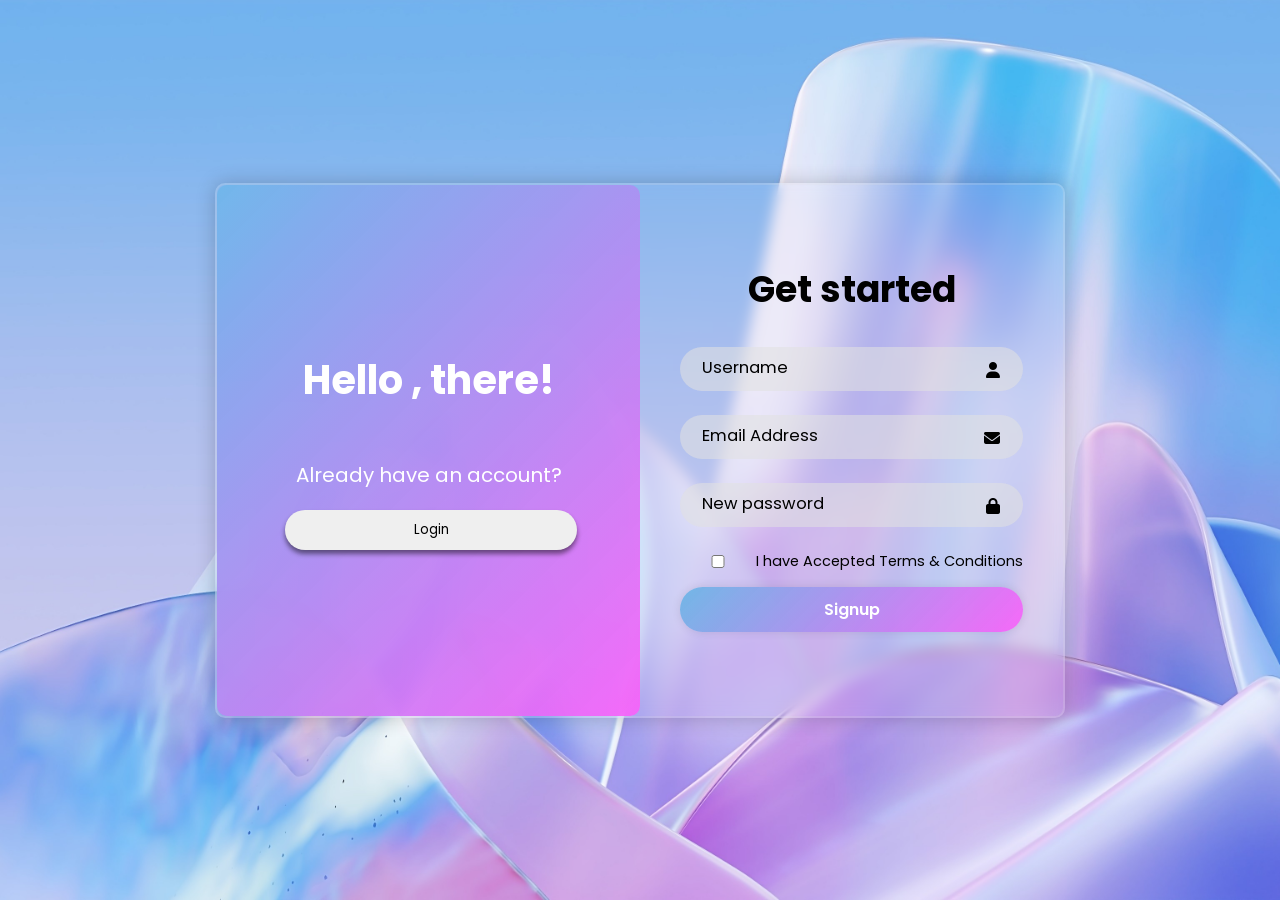
<file: index.html>
<!DOCTYPE html>

<html>
    <title>Login or signup</title>
    <link rel="stylesheet" href="style.css">
    <link rel="stylesheet" href="https://cdnjs.cloudflare.com/ajax/libs/font-awesome/6.5.1/css/all.min.css">
</html>

<body>
<div class="wrapper active">

    <div class="overlay-box">
        <div class="overlay-right">
            <h2 id="login-h">Welcome Back!</h2>
            <p id="login-p">Don't have an account?</p>
            <button class="ghost" id="login-b">Sign Up</button>
        </div>
        <div class="overlay-left">  
            <h2 id="signin-h">Hello , there!</h2>
            <p id="signin-p">Already have an account?</p>
            <button class="ghost" id="signin-b">Login</button>
        </div>
    </div>

    <div class="login">
         <form action="">
            <h1>Login</h1>
            <div class="input-box">
                 <input type="text" placeholder="Username" required>
                 <i class="fa-solid fa-user"></i>

           </div> 

         <div class="input-box">
             <input type="password" placeholder="password" 
             required>
                <i class="fa-solid fa-lock"></i>
             </div>

            <div class="remember-forgot">
             <label><input type="checkbox"> Remember me 
               </label>
               <a href="#">Forgot password?</a>
                    </div>

                <button type="submit" class="login-btn" href="google.com">Login</button>

           </form>
        

    </div>



    <div class="signup">
        <form action="">
        <div>
                <h1>Get started </h1>
            </div>
            <div class="input">
                <input type="text" placeholder="Username" required>
                <i class="fa-solid fa-user"></i>
            </div>
            <div class="input">
                <input type="email" placeholder="Email Address" required>
                <i class="fa-solid fa-envelope"></i>
            </div>
            <div class="input">
                <input type="password" placeholder="New password" required>
                <i class="fa-solid fa-lock"></i>
            </div>


            <div class="checkbox">
                 <input type="checkbox" id="terms">
                 <label for="terms">
                    <p>I have Accepted <a href="#" >Terms & Conditions </a></p></label>
            </div>

            <div>
                <button type="submit" class="signup-btn">Signup</button>
            </div>

            </form>

    </div>
 

</div>

<div class="main-container" id="main">


</div>


<script>
    const wrapper = document.querySelector('.wrapper');
    
    const signupBtn = document.getElementById('login-b'); 
    
  
    const loginBtn = document.getElementById('signin-b');

signupBtn.addEventListener('click', () => {
        console.log("Adding active class");
        wrapper.classList.add('active');
    });

    // When clicking Login button
    loginBtn.addEventListener('click', () => {
        console.log("Removing active class");
        wrapper.classList.remove('active');
    });


</script>

</body>
</file>
<file: style.css>
@import url("https://fonts.googleapis.com/css?family=Poppins:wght@300;400;500;600;700;800;900&display=swap");

*{margin:0;
padding:0;
box-sizing: border-box; 
font-family:"Poppins", sans-serif;
}

:root {
    /*--brand-color: #3bcc2e;*/
    /*  --brand-color: #ff4b2b;*/
    /*  --brand-color: #2ecc71;*/
    /*  --brand-color: #27ae60;*/
}

body{
    display:flex;
    justify-content:center;
    align-items: center;
    min-height:100vh;
    background-image: url(abstractbng.jpg);
    background-size:cover;
    background-position:center;

}

@keyframes pagePop {
    0% {
        opacity: 0;
        transform: scale(1) translateY(40px);
        filter: blur(0px);
    }
    100% {
        opacity: 1;
        transform: scale(1) translateY(0);
        filter: blur(0);
    }
}

.wrapper{
    position:relative;
    overflow: hidden;
    height: 535px;
    width:850px; 
    gap: 20px; 
   /* background-color: white;*/
    justify-content: center;
    backdrop-filter:blur(7px) ;
    box-shadow: 0 0 20px rgba(0, 0, 0, .2);
    border: 2px solid rgba(225, 225, 225, 0.2);
    padding: 30px 40px;
    border-radius: 10px;
    animation: pagePop 1s ease-out forwards;
}

.login, .signup {
    position: absolute; /* They now sit on top of each other */
    top: 0;
    height: 100%;
    width: 50%;         /* They only take up half the width */
    transition: all 0.6s ease-in-out;
    padding: 30px 40px;}

.login{
    top:12%;
    left :0;
    width: 50%;
    z-index: 2;
    opacity: 1;
}

.signup{
    top:9%;
    left: 0;
    width:50%;
    opacity: 0;
    z-index: 1;
}

.overlay-box{
    position:absolute;
    top: 0;
    left: 50%;
    width: 50%;
    height: 100%;
    overflow: hidden;
    /*background-color: var(--brand-color);*/
    background: linear-gradient(135deg ,#71b7eb , #f960f9e9);
    color:#fff;
    z-index: 10;
    display: flex;
    align-items: center;
    justify-content: center;
    text-align: center;
    transition: transform 0.6s ease-in-out;
    border-radius: 10px;
    pointer-events: none;
}


.overlay-right{
    position: absolute;
    opacity: 1;
    pointer-events: all;
}
#login-h{
    font-size:40px;
    top :30%;
    left: 18%;
}
#login-p{
    font-size: 20px;
    padding-top: 50px;
    padding-bottom: 20px;
}
#login-b{
    min-width: 100%;
    height: 40px;
    border-style: none;
    border-radius: 30px;
}

.overlay-left{
    position: absolute;
    opacity: 0;
    pointer-events: none;
}
#signin-h{
    font-size:40px;
    top :30%;
    left: 18%;
}
#signin-p{
    font-size: 20px;
    padding-top: 50px;
    padding-bottom: 20px;
}
#signin-b{
    position: relative;
    min-width: 110%;
    right: 4%;
    height: 40px;
    border-style: none;
    border-radius: 30px;
}



.overlay-box button {
    transition: all 0.2s ease; 
    cursor: pointer;
    border: none;
    box-shadow: 0 4px 5px rgba(0, 0, 0, 0.487); 
}
.overlay-box button:hover {
    transform: translateY(-3px);
    box-shadow: 0 8px 25px rgba(0, 0, 0, 0.3); 
}
.overlay-box button:active {
    transform: translateY(2px) scale(0.96); 
    box-shadow: 0 2px 10px rgba(0, 0, 0, 0.2);
}



/*for signup page*/


.signup{
 background:transparent;
 color:#ffffff;
 border-radius: 10px;
padding: 30px 40px;
}


.signup  h1{
    text-align:center;
    font-size:36px;
    color:#000
}

.signup .input{
 position: relative;
 width:100%;
 height:38px;
 margin:30px 0;}

.signup input{
    width:100%;
    height:100%;
    border: none ;
    outline:none;
    border-radius: 40px;
    background-color: rgba(225, 225, 225, 0.564);
    border: 2px solid rgba(225, 225, 225, 0.2);    
    padding: 20px 40px 20px 20px;   /*padding around the placeholder*/
}

.input input::placeholder{
    color: rgb(0, 0, 0);
    font-size:16.5px;
}

.input i{
    position:absolute;
    right:23px;
    top:38%;
    color:#000;
}
/*------------
.signup .checkbox{
    display:flex;
    justify-content: center;
    gap:10px;/*scape btw checkbox and words
    margin: -15px 0px 15px;
    margin-top:17px;
    color:white;
}

.signup .checkbox a{
    color:white;
    text-decoration: none;
}

.signup .checkbox a:hover{
    color:antiquewhite;
    text-decoration: underline;
}
-----------------------*/
.signup .checkbox{
 display:flex;
 justify-content: center;
 align-items: center;
 margin: 15px 0 ;
 font-size: 14.5px;
}

.signup .checkbox label {
    display: flex;
    align-items: center;
    white-space: nowrap; 
    cursor: pointer;
    gap: 10px;
}

.checkbox label input {
    accent-color: #000;
    margin-right: 8px;
}

.signup .checkbox a {
 color: #000;
 text-decoration:none;
}

.signup .checkbox p{
color: #000;
}

.signup .checkbox a:hover{
text-decoration:underline;
transform: translateY(3px);
}

.signup button{
 width:100%;
 height: 45px;
 background: linear-gradient(135deg, #71b7e6, #f960f9e9);
 background-color: var(--brand-color);
 border: none;
 outline:none;
 border-radius: 40px;
 box-shadow : 0 0 10px rgba(0, 0, 0, .1);
 cursor: pointer;
 font-size: 16px;
 color: #fff;
 font-weight:600;
}

.signup .hadaccount{
    display:flex;
    justify-content: center;
    margin: 15px 0px 15px;
    color:#000;
}

.signup .hadaccount a{
    color:#000;
    text-decoration: none;
}

.signup .hadaccount a:hover{
    color :#000;
    text-decoration: underline;
}



/*for login page*/

.login{
 background:transparent;
 color:#000;
 border-radius: 10px;
padding: 30px 40px;
}

.login h1{
 font-size: 36px;
 text-align:center;}

.login .input-box{
 position: relative;
 width:100%;
 height:50px;
 margin:30px 0;}

.input-box input{
 width: 100%;
 height: 100%;
 background:transparent;
 background-color: rgba(225, 225, 225, 0.564);
 border: none;
 outline: none;
 border: 2px solid rgba(255 , 255 , 255 , .2);
 border-radius: 40px;
 padding: 20px 45px 20px 20px;
}

.input-box input::placeholder{
 color:#000;
 font-size:16.5px;
}


.input-box i{
 position: absolute;
 right: 20px;
 top: 50%;
 transform: translateY(-50%);
 font-size: 20px;
}

.login .remember-forgot{
 display:flex;
 justify-content: space-between;
 margin: -15px 0 15px;
 font-size: 14.5px;
}

.remember-forgot label input{
 accent-color: #ffffff;
 margin-right: 3px;
}

.remember-forgot a {
 color: #000;
 text-decoration:underline;
}

.remember-forgot a:hover{
 transform: scale(1.05);
 text-decoration:underline;
}

.register-link a{
    color:#000;
}


.login .login-btn{
 width:100%;
 height: 45px;
 background: #ffffff ;
 border: none;
 outline:none;
 border-radius: 40px;
 box-shadow: 0 0 10px rgba(0, 0, 0, .1);
 cursor: pointer;
 font-size: 16px;
 background: linear-gradient(135deg, #f960f9e9 ,#71b7e6);
 background-color: var(--brand-color);
 font-weight:600;
 color:#fff
}

.login .register-link{
 margin-top: 20px;
 font-size: 14.5px;
 text-align:center;
}

.register-link p a{
color:#ffffff;
text-decoration:none;
margin-left:10px;
}

.login .checkbox label:hover{
    transform: scale(1.5); /* Slightly grows the whole line */
    color: antiquewhite;    /* Changes text color slightly to show it's active */
}

.register-link p a:hover{
text-decoration:underline;
}


/* 1. The Resting State */
.login-btn, .signup-btn {
    transition: all 0.2s ease; /* Makes the pop smooth */
    cursor: pointer;
    border: none;
    box-shadow: 0 4px 5px rgba(0, 0, 0, 0.421); /* Soft shadow for depth */
}

/* 2. The "Lift" Effect (When you hover) */
.login-btn:hover, .signup-btn:hover {
    transform: translateY(-3px); /* Lifts up slightly */
    box-shadow: 0 8px 25px rgba(0, 0, 0, 0.3); /* Shadow expands as it lifts */
}

/* 3. The "Pop/Push" Effect (The moment you click) */
.login-btn:active, .signup-btn:active {
    transform: translateY(2px) scale(0.96); /* Pushes down and shrinks slightly */
    box-shadow: 0 2px 10px rgba(0, 0, 0, 0.2); /* Shadow shrinks */
}




/* This targets all your input boxes */
.wrapper input {
    transition: all 0.3s ease; /* Smooth transition for the pop */
    border: 2px solid transparent; /* Keeps the box from jumping when border appears */
}

.wrapper input:hover{
    transform: translateY(-3px); /* Lifts up slightly */
    box-shadow: 0 8px 25px rgba(0, 0, 0, 0.3); /* Shadow expands as it lifts */

}

/* The "Pop" effect when clicking/focusing */
.wrapper input:focus {
    outline: none; /* Removes the default blue browser outline */
    transform: scale(1.02); /* Makes the box slightly larger */
    border-color: var(--brand-color); /* Matches your button color */
    background-color: #fff; /* Makes it brighten up */
    box-shadow: 0 10px 20px rgba(0, 0, 0, 0.1); /* Adds a soft shadow underneath */
}


.wrapper.active .login{
    transform: translateX(100%);
    opacity:0;
}

.wrapper.active .signup{
    opacity:1;
    z-index:5;
    transform: translateX(100%);
}

.wrapper.active .overlay-box{
    transform: translateX(-100%);
}

.wrapper.active .overlay-right {
    opacity: 0;
    pointer-events: none;
}

.wrapper.active .overlay-left {
    opacity: 1;
    pointer-events: all;
    z-index: 15;
}

.overlay-left, .overlay-right {
    transition: all 0.6s ease-in-out;
}
</file>
<file: web3.css>
@import url("https://fonts.googleapis.com/css?family=Poppins:wght@300;400;500;600;700;800;900&display=swap");

*{margin:0;
padding:0;
box-sizing: border-box; 
font-family:"Poppins", sans-serif;
}

:root {
    /*--brand-color: #3bcc2e;*/
    /*  --brand-color: #ff4b2b;*/
    /*  --brand-color: #2ecc71;*/
    /*  --brand-color: #27ae60;*/
}

body{
    display:flex;
    justify-content:center;
    align-items: center;
    min-height:100vh;
    background-image: url(abstractbng.jpg);
    background-size:cover;
    background-position:center;

}

@keyframes pagePop {
    0% {
        opacity: 0;
        transform: scale(1) translateY(40px);
        filter: blur(0px);
    }
    100% {
        opacity: 1;
        transform: scale(1) translateY(0);
        filter: blur(0);
    }
}

.wrapper{
    position:relative;
    overflow: hidden;
    height: 535px;
    width:850px; 
    gap: 20px; 
   /* background-color: white;*/
    justify-content: center;
    backdrop-filter:blur(7px) ;
    box-shadow: 0 0 20px rgba(0, 0, 0, .2);
    border: 2px solid rgba(225, 225, 225, 0.2);
    padding: 30px 40px;
    border-radius: 10px;
    animation: pagePop 1s ease-out forwards;
}

.login, .signup {
    position: absolute; /* They now sit on top of each other */
    top: 0;
    height: 100%;
    width: 50%;         /* They only take up half the width */
    transition: all 0.6s ease-in-out;
    padding: 30px 40px;}

.login{
    top:12%;
    left :0;
    width: 50%;
    z-index: 2;
    opacity: 1;
}

.signup{
    top:9%;
    left: 0;
    width:50%;
    opacity: 0;
    z-index: 1;
}

.overlay-box{
    position:absolute;
    top: 0;
    left: 50%;
    width: 50%;
    height: 100%;
    overflow: hidden;
    /*background-color: var(--brand-color);*/
    background: linear-gradient(135deg ,#71b7eb , #f960f9e9);
    color:#fff;
    z-index: 10;
    display: flex;
    align-items: center;
    justify-content: center;
    text-align: center;
    transition: transform 0.6s ease-in-out;
    border-radius: 10px;
    pointer-events: none;
}


.overlay-right{
    position: absolute;
    opacity: 1;
    pointer-events: all;
}
#login-h{
    font-size:40px;
    top :30%;
    left: 18%;
}
#login-p{
    font-size: 20px;
    padding-top: 50px;
    padding-bottom: 20px;
}
#login-b{
    min-width: 100%;
    height: 40px;
    border-style: none;
    border-radius: 30px;
}

.overlay-left{
    position: absolute;
    opacity: 0;
    pointer-events: none;
}
#signin-h{
    font-size:40px;
    top :30%;
    left: 18%;
}
#signin-p{
    font-size: 20px;
    padding-top: 50px;
    padding-bottom: 20px;
}
#signin-b{
    position: relative;
    min-width: 110%;
    right: 4%;
    height: 40px;
    border-style: none;
    border-radius: 30px;
}



.overlay-box button {
    transition: all 0.2s ease; 
    cursor: pointer;
    border: none;
    box-shadow: 0 4px 5px rgba(0, 0, 0, 0.487); 
}
.overlay-box button:hover {
    transform: translateY(-3px);
    box-shadow: 0 8px 25px rgba(0, 0, 0, 0.3); 
}
.overlay-box button:active {
    transform: translateY(2px) scale(0.96); 
    box-shadow: 0 2px 10px rgba(0, 0, 0, 0.2);
}



/*for signup page*/


.signup{
 background:transparent;
 color:#ffffff;
 border-radius: 10px;
padding: 30px 40px;
}


.signup  h1{
    text-align:center;
    font-size:36px;
    color:#000
}

.signup .input{
 position: relative;
 width:100%;
 height:38px;
 margin:30px 0;}

.signup input{
    width:100%;
    height:100%;
    border: none ;
    outline:none;
    border-radius: 40px;
    background-color: rgba(225, 225, 225, 0.564);
    border: 2px solid rgba(225, 225, 225, 0.2);    
    padding: 20px 40px 20px 20px;   /*padding around the placeholder*/
}

.input input::placeholder{
    color: rgb(0, 0, 0);
    font-size:16.5px;
}

.input i{
    position:absolute;
    right:23px;
    top:38%;
    color:#000;
}
/*------------
.signup .checkbox{
    display:flex;
    justify-content: center;
    gap:10px;/*scape btw checkbox and words
    margin: -15px 0px 15px;
    margin-top:17px;
    color:white;
}

.signup .checkbox a{
    color:white;
    text-decoration: none;
}

.signup .checkbox a:hover{
    color:antiquewhite;
    text-decoration: underline;
}
-----------------------*/
.signup .checkbox{
 display:flex;
 justify-content: center;
 align-items: center;
 margin: 15px 0 ;
 font-size: 14.5px;
}

.signup .checkbox label {
    display: flex;
    align-items: center;
    white-space: nowrap; 
    cursor: pointer;
    gap: 10px;
}

.checkbox label input {
    accent-color: #000;
    margin-right: 8px;
}

.signup .checkbox a {
 color: #000;
 text-decoration:none;
}

.signup .checkbox p{
color: #000;
}

.signup .checkbox a:hover{
text-decoration:underline;
transform: translateY(3px);
}

.signup button{
 width:100%;
 height: 45px;
 background: linear-gradient(135deg, #71b7e6, #f960f9e9);
 background-color: var(--brand-color);
 border: none;
 outline:none;
 border-radius: 40px;
 box-shadow : 0 0 10px rgba(0, 0, 0, .1);
 cursor: pointer;
 font-size: 16px;
 color: #fff;
 font-weight:600;
}

.signup .hadaccount{
    display:flex;
    justify-content: center;
    margin: 15px 0px 15px;
    color:#000;
}

.signup .hadaccount a{
    color:#000;
    text-decoration: none;
}

.signup .hadaccount a:hover{
    color :#000;
    text-decoration: underline;
}



/*for login page*/

.login{
 background:transparent;
 color:#000;
 border-radius: 10px;
padding: 30px 40px;
}

.login h1{
 font-size: 36px;
 text-align:center;}

.login .input-box{
 position: relative;
 width:100%;
 height:50px;
 margin:30px 0;}

.input-box input{
 width: 100%;
 height: 100%;
 background:transparent;
 background-color: rgba(225, 225, 225, 0.564);
 border: none;
 outline: none;
 border: 2px solid rgba(255 , 255 , 255 , .2);
 border-radius: 40px;
 padding: 20px 45px 20px 20px;
}

.input-box input::placeholder{
 color:#000;
 font-size:16.5px;
}


.input-box i{
 position: absolute;
 right: 20px;
 top: 50%;
 transform: translateY(-50%);
 font-size: 20px;
}

.login .remember-forgot{
 display:flex;
 justify-content: space-between;
 margin: -15px 0 15px;
 font-size: 14.5px;
}

.remember-forgot label input{
 accent-color: #ffffff;
 margin-right: 3px;
}

.remember-forgot a {
 color: #000;
 text-decoration:underline;
}

.remember-forgot a:hover{
 transform: scale(1.05);
 text-decoration:underline;
}

.register-link a{
    color:#000;
}


.login .login-btn{
 width:100%;
 height: 45px;
 background: #ffffff ;
 border: none;
 outline:none;
 border-radius: 40px;
 box-shadow: 0 0 10px rgba(0, 0, 0, .1);
 cursor: pointer;
 font-size: 16px;
 background: linear-gradient(135deg, #f960f9e9 ,#71b7e6);
 background-color: var(--brand-color);
 font-weight:600;
 color:#fff
}

.login .register-link{
 margin-top: 20px;
 font-size: 14.5px;
 text-align:center;
}

.register-link p a{
color:#ffffff;
text-decoration:none;
margin-left:10px;
}

.login .checkbox label:hover{
    transform: scale(1.5); /* Slightly grows the whole line */
    color: antiquewhite;    /* Changes text color slightly to show it's active */
}

.register-link p a:hover{
text-decoration:underline;
}


/* 1. The Resting State */
.login-btn, .signup-btn {
    transition: all 0.2s ease; /* Makes the pop smooth */
    cursor: pointer;
    border: none;
    box-shadow: 0 4px 5px rgba(0, 0, 0, 0.421); /* Soft shadow for depth */
}

/* 2. The "Lift" Effect (When you hover) */
.login-btn:hover, .signup-btn:hover {
    transform: translateY(-3px); /* Lifts up slightly */
    box-shadow: 0 8px 25px rgba(0, 0, 0, 0.3); /* Shadow expands as it lifts */
}

/* 3. The "Pop/Push" Effect (The moment you click) */
.login-btn:active, .signup-btn:active {
    transform: translateY(2px) scale(0.96); /* Pushes down and shrinks slightly */
    box-shadow: 0 2px 10px rgba(0, 0, 0, 0.2); /* Shadow shrinks */
}




/* This targets all your input boxes */
.wrapper input {
    transition: all 0.3s ease; /* Smooth transition for the pop */
    border: 2px solid transparent; /* Keeps the box from jumping when border appears */
}

.wrapper input:hover{
    transform: translateY(-3px); /* Lifts up slightly */
    box-shadow: 0 8px 25px rgba(0, 0, 0, 0.3); /* Shadow expands as it lifts */

}

/* The "Pop" effect when clicking/focusing */
.wrapper input:focus {
    outline: none; /* Removes the default blue browser outline */
    transform: scale(1.02); /* Makes the box slightly larger */
    border-color: var(--brand-color); /* Matches your button color */
    background-color: #fff; /* Makes it brighten up */
    box-shadow: 0 10px 20px rgba(0, 0, 0, 0.1); /* Adds a soft shadow underneath */
}


.wrapper.active .login{
    transform: translateX(100%);
    opacity:0;
}

.wrapper.active .signup{
    opacity:1;
    z-index:5;
    transform: translateX(100%);
}

.wrapper.active .overlay-box{
    transform: translateX(-100%);
}

.wrapper.active .overlay-right {
    opacity: 0;
    pointer-events: none;
}

.wrapper.active .overlay-left {
    opacity: 1;
    pointer-events: all;
    z-index: 15;
}

.overlay-left, .overlay-right {
    transition: all 0.6s ease-in-out;
}
</file>
